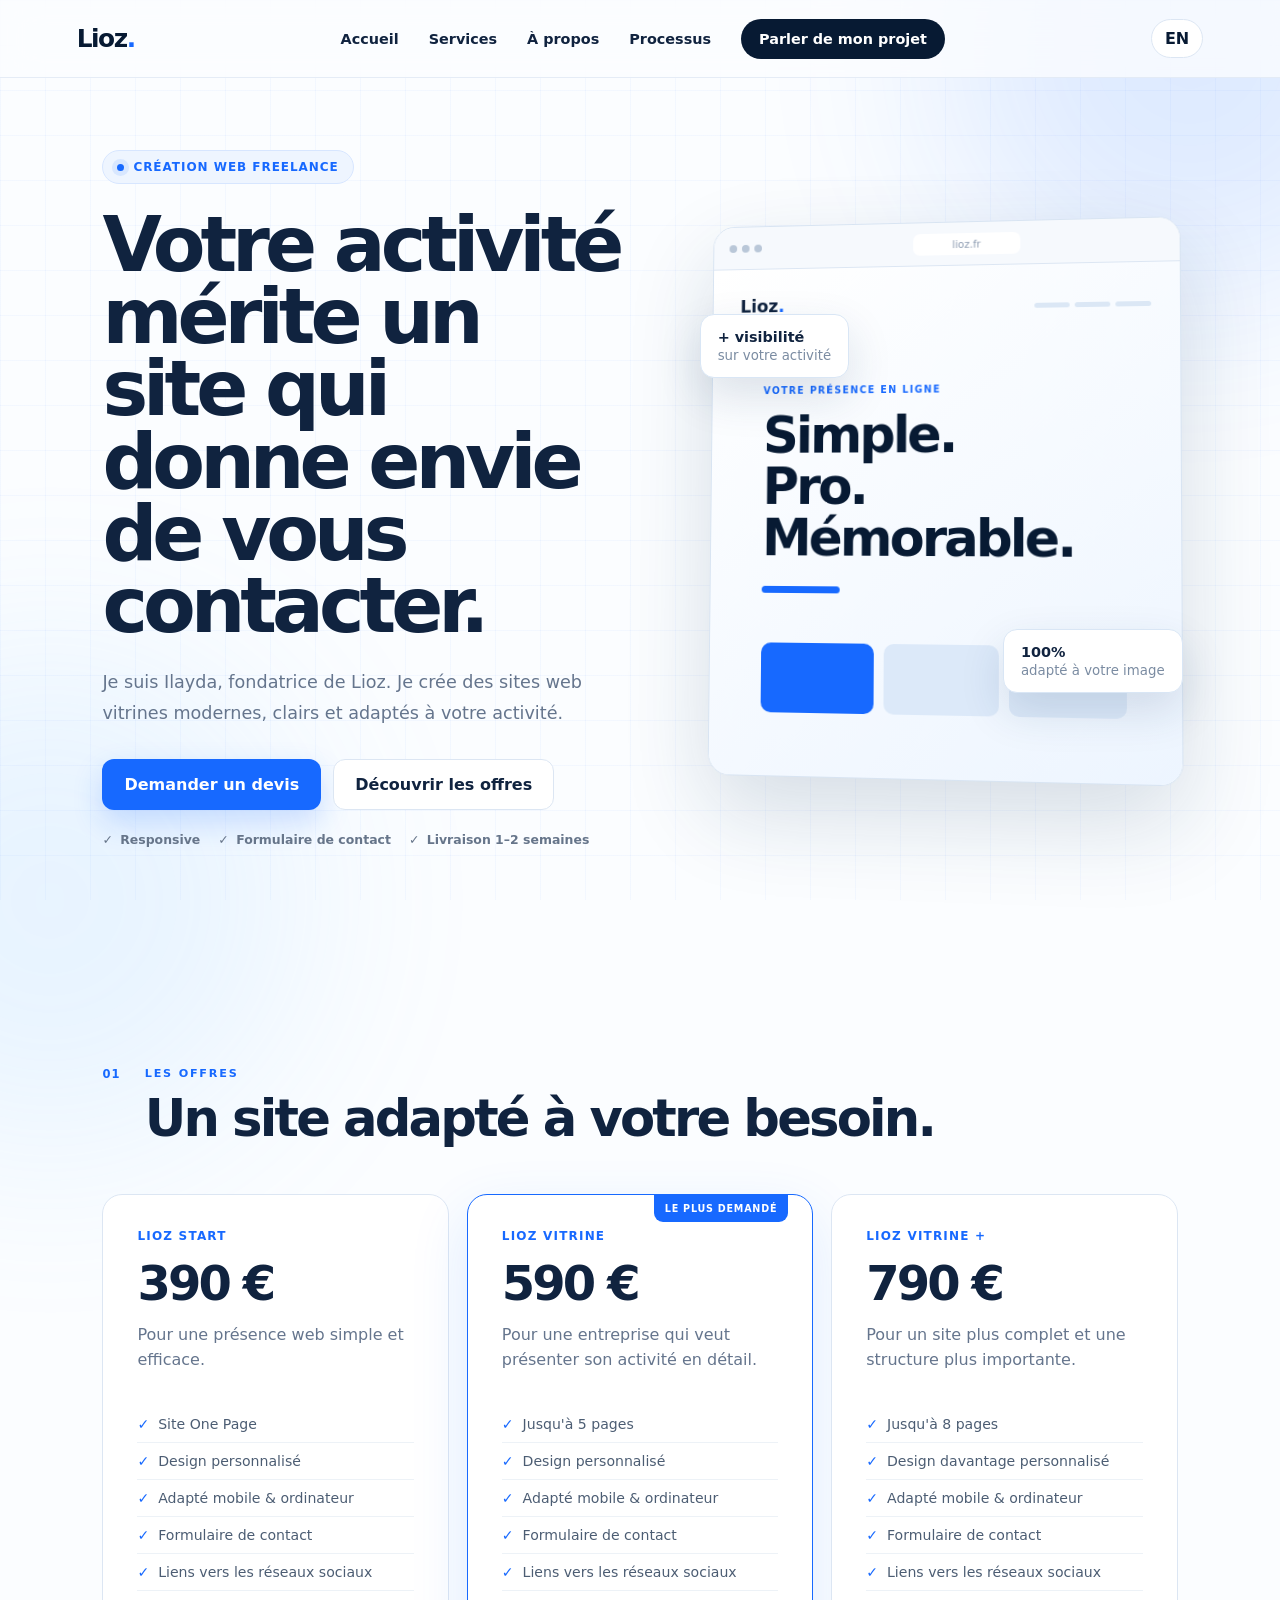
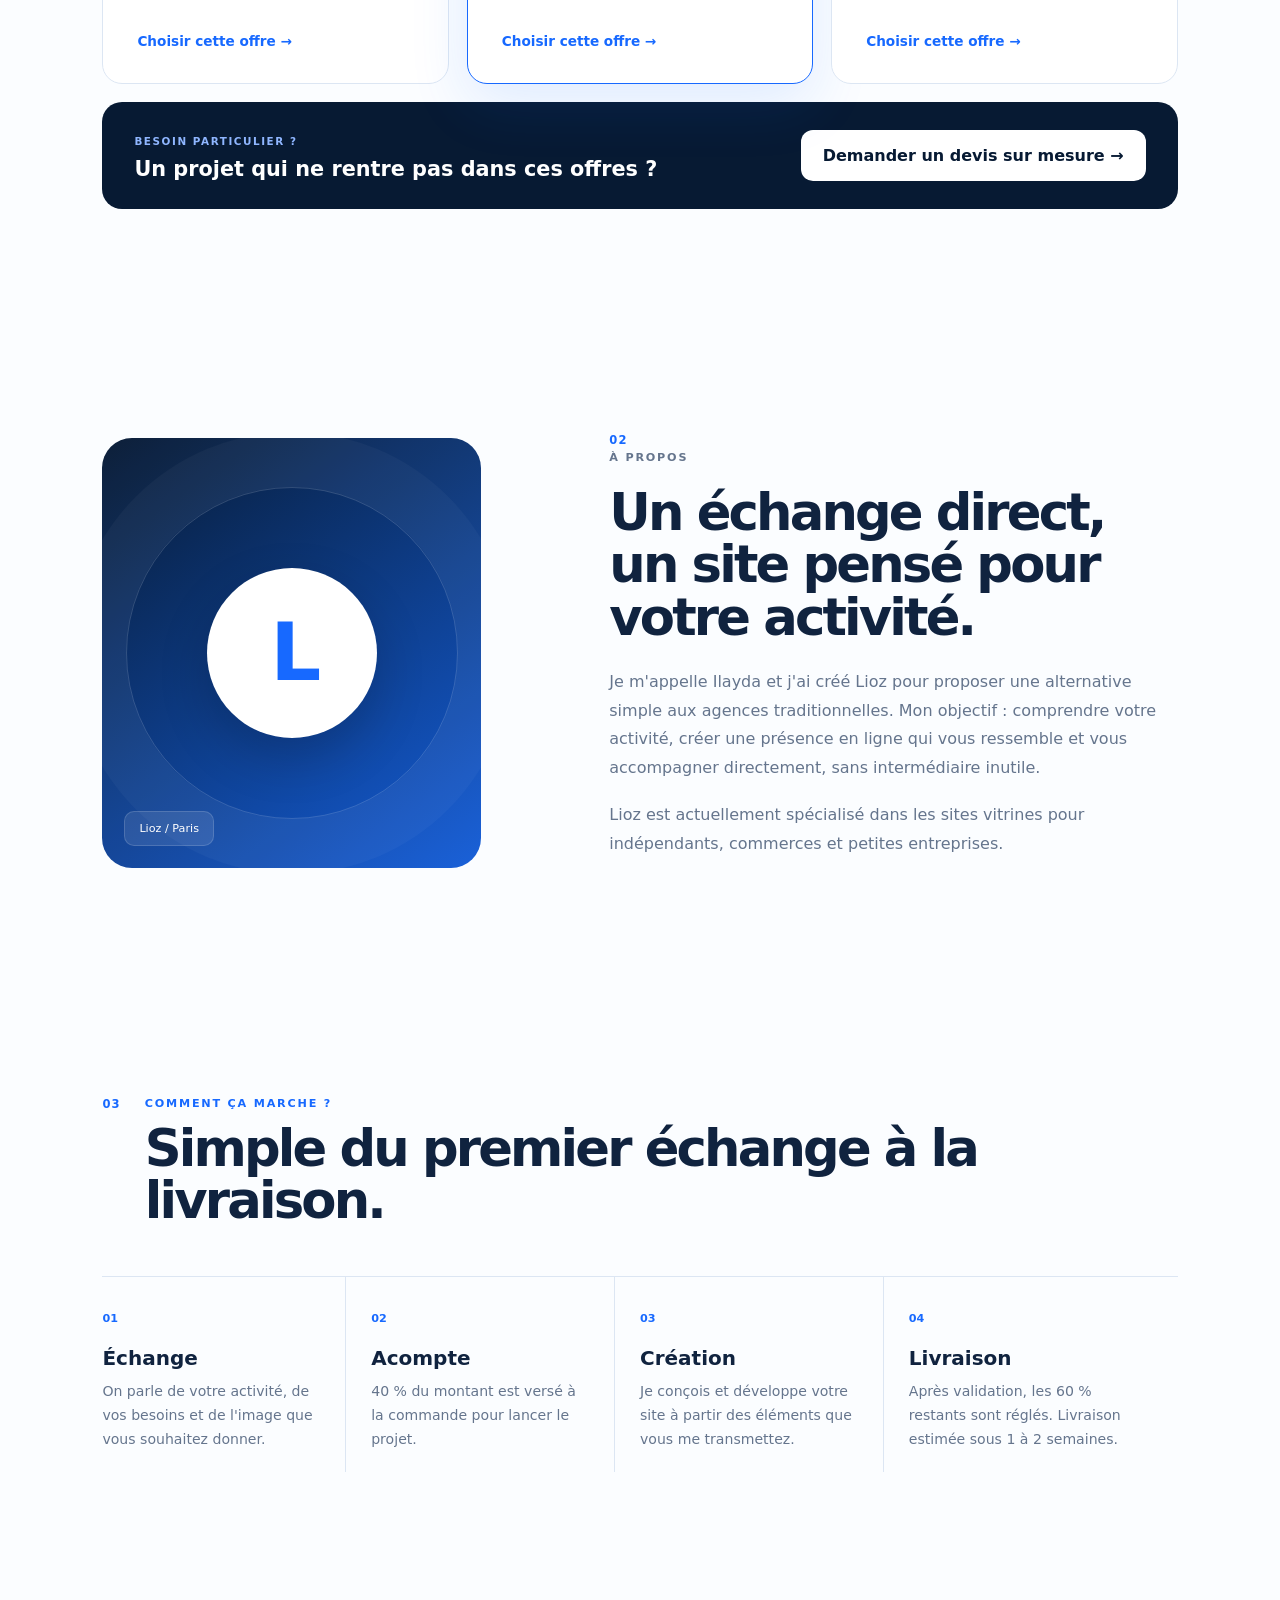
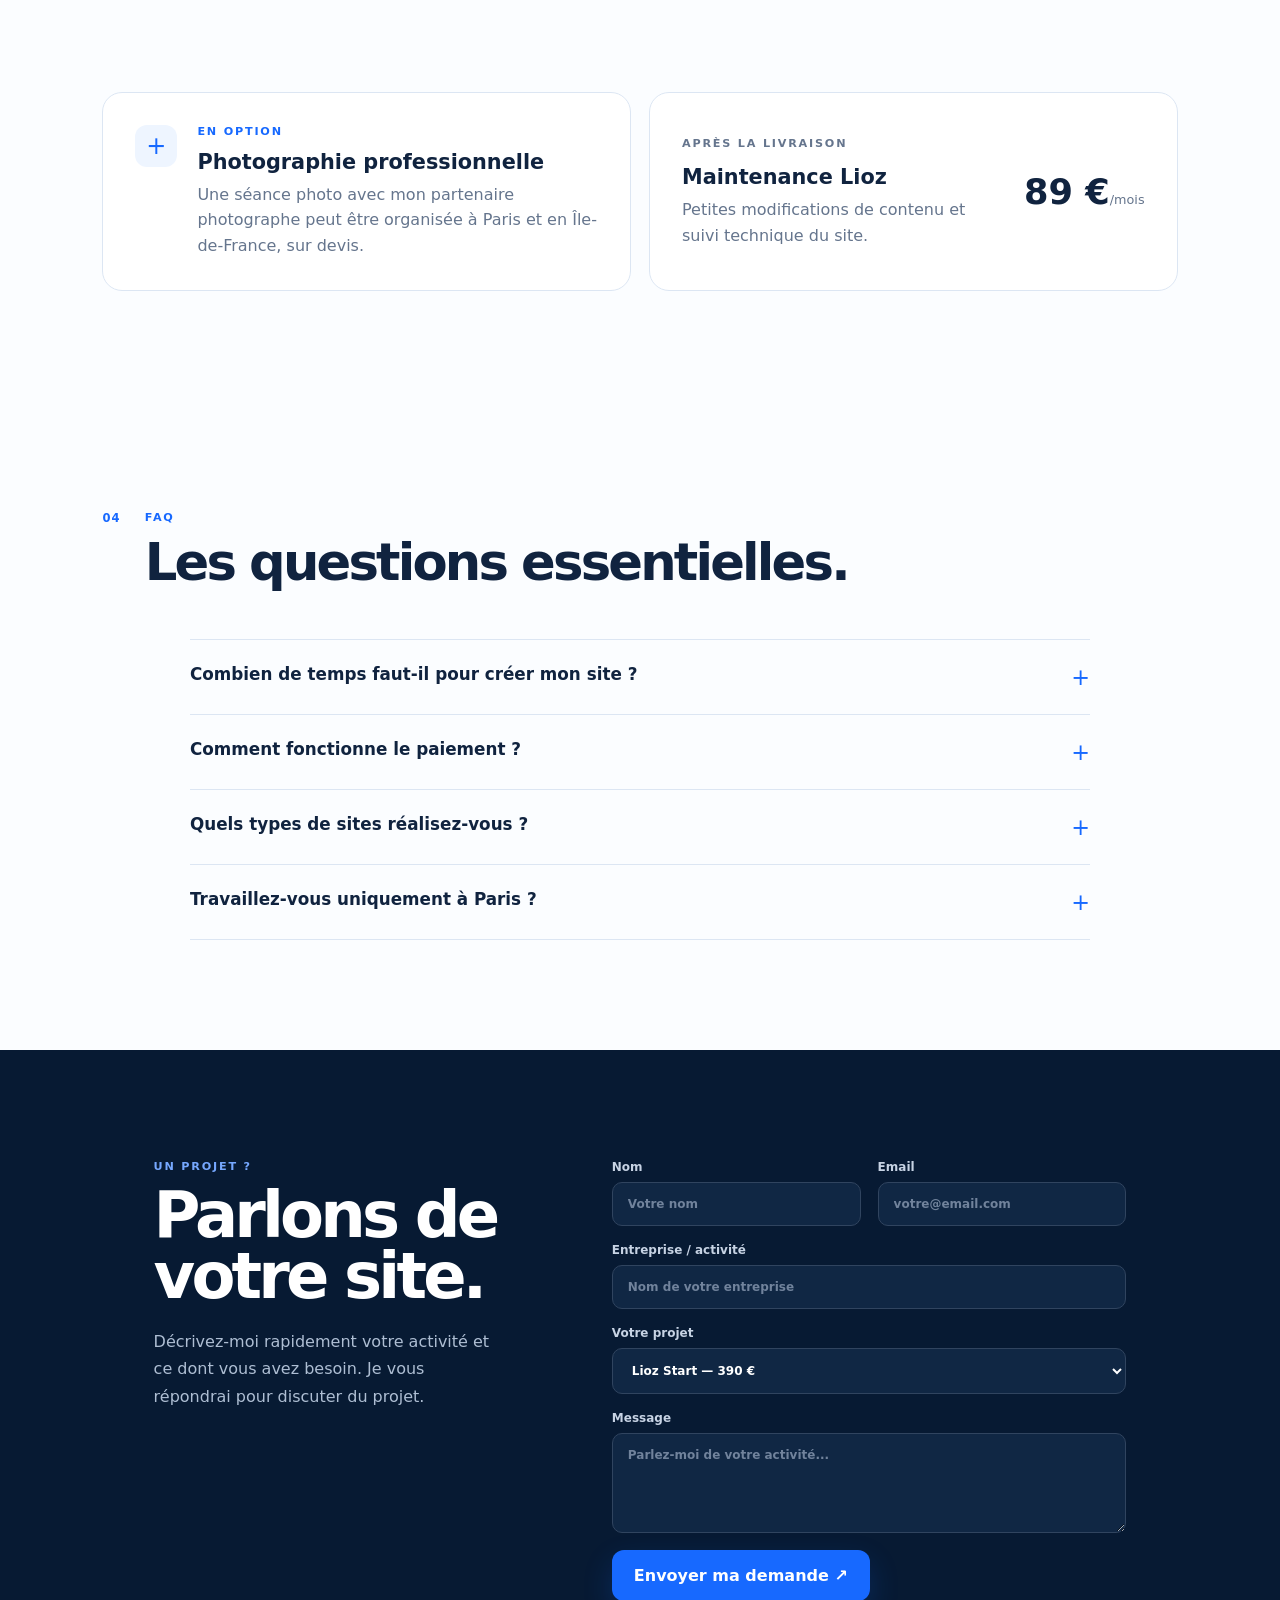
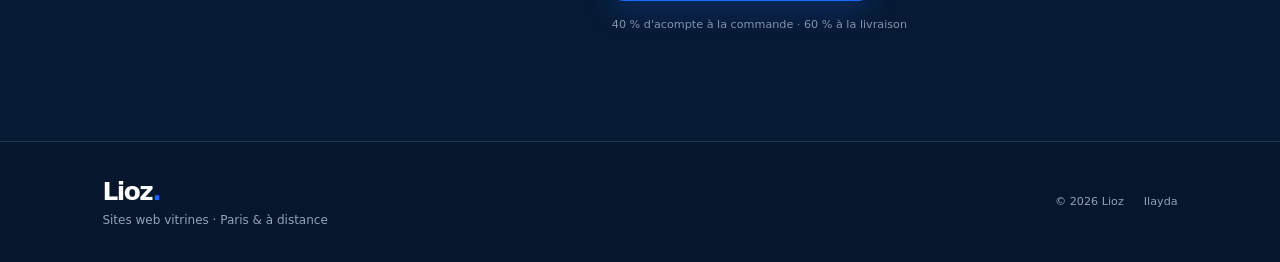
<file: index.html>
<!DOCTYPE html>
<html lang="fr">
<head>
  <meta charset="UTF-8">
  <meta name="viewport" content="width=device-width, initial-scale=1.0">
  <meta name="description" content="Lioz — Création de sites web vitrines modernes pour indépendants et petites entreprises.">
  <title>Lioz — Sites web vitrines</title>
  <link rel="stylesheet" href="style.css">
</head>
<body>
  <div class="bg-grid"></div>
  <div class="glow glow-one"></div>
  <div class="glow glow-two"></div>

  <header class="header">
    <a href="#accueil" class="logo">Lioz<span>.</span></a>

    <nav class="nav" id="nav">
      <a href="#accueil" data-fr="Accueil" data-en="Home">Accueil</a>
      <a href="#services" data-fr="Services" data-en="Services">Services</a>
      <a href="#apropos" data-fr="À propos" data-en="About">À propos</a>
      <a href="#processus" data-fr="Processus" data-en="Process" >Processus</a>
      <a href="#contact" class="nav-cta" data-fr="Parler de mon projet" data-en="Let's talk">Parler de mon projet</a>
    </nav>

    <div class="header-actions">
      <button class="lang-btn" id="langBtn" aria-label="Changer de langue">EN</button>
      <button class="menu-btn" id="menuBtn" aria-label="Ouvrir le menu">☰</button>
    </div>
  </header>

  <main>
    <section class="hero section" id="accueil">
      <div class="hero-content reveal">
        <div class="eyebrow">
          <span class="dot"></span>
          <span data-fr="Création web freelance" data-en="Freelance web design">Création web freelance</span>
        </div>

        <h1 data-fr="Votre activité mérite un site qui donne envie de vous contacter."
            data-en="Your business deserves a website people want to contact you.">
          Votre activité mérite un site qui donne envie de vous contacter.
        </h1>

        <p class="hero-text"
           data-fr="Je suis Ilayda, fondatrice de Lioz. Je crée des sites web vitrines modernes, clairs et adaptés à votre activité."
           data-en="I'm Ilayda, founder of Lioz. I create modern, clear showcase websites tailored to your business.">
          Je suis Ilayda, fondatrice de Lioz. Je crée des sites web vitrines modernes, clairs et adaptés à votre activité.
        </p>

        <div class="hero-buttons">
          <a href="#contact" class="btn btn-primary" data-fr="Demander un devis" data-en="Request a quote">Demander un devis <span>↗</span></a>
          <a href="#services" class="btn btn-secondary" data-fr="Découvrir les offres" data-en="See the offers">Découvrir les offres</a>
        </div>

        <div class="trust-row">
          <span>✓ <span data-fr="Responsive" data-en="Responsive">Responsive</span></span>
          <span>✓ <span data-fr="Formulaire de contact" data-en="Contact form">Formulaire de contact</span></span>
          <span>✓ <span data-fr="Livraison 1–2 semaines" data-en="1–2 week delivery">Livraison 1–2 semaines</span></span>
        </div>
      </div>

      <div class="hero-visual reveal delay">
        <div class="browser">
          <div class="browser-top">
            <div class="browser-dots"><i></i><i></i><i></i></div>
            <div class="browser-url">lioz.fr</div>
          </div>
          <div class="browser-body">
            <div class="mock-nav">
              <strong>Lioz<span>.</span></strong>
              <div><b></b><b></b><b></b></div>
            </div>
            <div class="mock-content">
              <small data-fr="VOTRE PRÉSENCE EN LIGNE" data-en="YOUR ONLINE PRESENCE">VOTRE PRÉSENCE EN LIGNE</small>
              <h2 data-fr="Simple.<br>Pro.<br>Mémorable." data-en="Simple.<br>Professional.<br>Memorable.">Simple.<br>Pro.<br>Mémorable.</h2>
              <div class="mock-line"></div>
              <div class="mock-cards"><span></span><span></span><span></span></div>
            </div>
          </div>
        </div>
        <div class="floating-card card-one"><strong>+ visibilité</strong><small>sur votre activité</small></div>
        <div class="floating-card card-two"><strong>100%</strong><small>adapté à votre image</small></div>
      </div>
    </section>

    <section class="section services" id="services">
      <div class="section-heading reveal">
        <span class="section-number">01</span>
        <div>
          <p class="mini-title" data-fr="LES OFFRES" data-en="OFFERS">LES OFFRES</p>
          <h2 data-fr="Un site adapté à votre besoin." data-en="A website adapted to your needs.">Un site adapté à votre besoin.</h2>
        </div>
      </div>

      <div class="pricing-grid">
        <article class="price-card reveal">
          <span class="price-label">Lioz Start</span>
          <h3>390 €</h3>
          <p data-fr="Pour une présence web simple et efficace." data-en="For a simple and effective online presence.">Pour une présence web simple et efficace.</p>
          <ul>
            <li data-fr="Site One Page" data-en="One-page website">Site One Page</li>
            <li data-fr="Design personnalisé" data-en="Custom design">Design personnalisé</li>
            <li data-fr="Adapté mobile & ordinateur" data-en="Mobile & desktop responsive">Adapté mobile & ordinateur</li>
            <li data-fr="Formulaire de contact" data-en="Contact form">Formulaire de contact</li>
            <li data-fr="Liens vers les réseaux sociaux" data-en="Social media links">Liens vers les réseaux sociaux</li>
          </ul>
          <a href="#contact" class="card-link" data-fr="Choisir cette offre →" data-en="Choose this offer →">Choisir cette offre →</a>
        </article>

        <article class="price-card featured reveal">
          <div class="popular" data-fr="LE PLUS DEMANDÉ" data-en="MOST POPULAR">LE PLUS DEMANDÉ</div>
          <span class="price-label">Lioz Vitrine</span>
          <h3>590 €</h3>
          <p data-fr="Pour une entreprise qui veut présenter son activité en détail." data-en="For a business that wants to present its activity in detail.">Pour une entreprise qui veut présenter son activité en détail.</p>
          <ul>
            <li data-fr="Jusqu'à 5 pages" data-en="Up to 5 pages">Jusqu'à 5 pages</li>
            <li data-fr="Design personnalisé" data-en="Custom design">Design personnalisé</li>
            <li data-fr="Adapté mobile & ordinateur" data-en="Mobile & desktop responsive">Adapté mobile & ordinateur</li>
            <li data-fr="Formulaire de contact" data-en="Contact form">Formulaire de contact</li>
            <li data-fr="Liens vers les réseaux sociaux" data-en="Social media links">Liens vers les réseaux sociaux</li>
          </ul>
          <a href="#contact" class="card-link" data-fr="Choisir cette offre →" data-en="Choose this offer →">Choisir cette offre →</a>
        </article>

        <article class="price-card reveal">
          <span class="price-label">Lioz Vitrine +</span>
          <h3>790 €</h3>
          <p data-fr="Pour un site plus complet et une structure plus importante." data-en="For a larger and more complete website.">Pour un site plus complet et une structure plus importante.</p>
          <ul>
            <li data-fr="Jusqu'à 8 pages" data-en="Up to 8 pages">Jusqu'à 8 pages</li>
            <li data-fr="Design davantage personnalisé" data-en="More customized design">Design davantage personnalisé</li>
            <li data-fr="Adapté mobile & ordinateur" data-en="Mobile & desktop responsive">Adapté mobile & ordinateur</li>
            <li data-fr="Formulaire de contact" data-en="Contact form">Formulaire de contact</li>
            <li data-fr="Liens vers les réseaux sociaux" data-en="Social media links">Liens vers les réseaux sociaux</li>
          </ul>
          <a href="#contact" class="card-link" data-fr="Choisir cette offre →" data-en="Choose this offer →">Choisir cette offre →</a>
        </article>
      </div>

      <div class="custom-offer reveal">
        <div>
          <span data-fr="BESOIN PARTICULIER ?" data-en="SPECIAL REQUEST?">BESOIN PARTICULIER ?</span>
          <h3 data-fr="Un projet qui ne rentre pas dans ces offres ?" data-en="A project that doesn't fit these offers?">Un projet qui ne rentre pas dans ces offres ?</h3>
        </div>
        <a href="#contact" class="btn btn-light" data-fr="Demander un devis sur mesure →" data-en="Request a custom quote →">Demander un devis sur mesure →</a>
      </div>
    </section>

    <section class="section about" id="apropos">
      <div class="about-visual reveal">
        <div class="about-circle"><span>L</span></div>
        <div class="about-tag">Lioz / Paris</div>
      </div>
      <div class="about-content reveal">
        <span class="section-number">02</span>
        <p class="mini-title" data-fr="À PROPOS" data-en="ABOUT">À PROPOS</p>
        <h2 data-fr="Un échange direct, un site pensé pour votre activité." data-en="A direct exchange, a website designed for your business.">Un échange direct, un site pensé pour votre activité.</h2>
        <p data-fr="Je m'appelle Ilayda et j'ai créé Lioz pour proposer une alternative simple aux agences traditionnelles. Mon objectif : comprendre votre activité, créer une présence en ligne qui vous ressemble et vous accompagner directement, sans intermédiaire inutile."
           data-en="My name is Ilayda and I created Lioz as a simple alternative to traditional agencies. My goal: understand your business, create an online presence that reflects you and work with you directly, without unnecessary intermediaries.">
          Je m'appelle Ilayda et j'ai créé Lioz pour proposer une alternative simple aux agences traditionnelles. Mon objectif : comprendre votre activité, créer une présence en ligne qui vous ressemble et vous accompagner directement, sans intermédiaire inutile.
        </p>
        <p data-fr="Lioz est actuellement spécialisé dans les sites vitrines pour indépendants, commerces et petites entreprises."
           data-en="Lioz currently specializes in showcase websites for freelancers, local businesses and small companies.">
          Lioz est actuellement spécialisé dans les sites vitrines pour indépendants, commerces et petites entreprises.
        </p>
      </div>
    </section>

    <section class="section process" id="processus">
      <div class="section-heading reveal">
        <span class="section-number">03</span>
        <div>
          <p class="mini-title" data-fr="COMMENT ÇA MARCHE ?" data-en="HOW IT WORKS">COMMENT ÇA MARCHE ?</p>
          <h2 data-fr="Simple du premier échange à la livraison." data-en="Simple from first contact to delivery.">Simple du premier échange à la livraison.</h2>
        </div>
      </div>

      <div class="steps">
        <div class="step reveal"><span>01</span><h3 data-fr="Échange" data-en="Discussion">Échange</h3><p data-fr="On parle de votre activité, de vos besoins et de l'image que vous souhaitez donner." data-en="We discuss your business, your needs and the image you want to project.">On parle de votre activité, de vos besoins et de l'image que vous souhaitez donner.</p></div>
        <div class="step reveal"><span>02</span><h3 data-fr="Acompte" data-en="Deposit">Acompte</h3><p data-fr="40 % du montant est versé à la commande pour lancer le projet." data-en="40% of the total is paid upfront to start the project.">40 % du montant est versé à la commande pour lancer le projet.</p></div>
        <div class="step reveal"><span>03</span><h3 data-fr="Création" data-en="Creation">Création</h3><p data-fr="Je conçois et développe votre site à partir des éléments que vous me transmettez." data-en="I design and develop your website using the content you provide.">Je conçois et développe votre site à partir des éléments que vous me transmettez.</p></div>
        <div class="step reveal"><span>04</span><h3 data-fr="Livraison" data-en="Delivery">Livraison</h3><p data-fr="Après validation, les 60 % restants sont réglés. Livraison estimée sous 1 à 2 semaines." data-en="After approval, the remaining 60% is paid. Estimated delivery within 1 to 2 weeks.">Après validation, les 60 % restants sont réglés. Livraison estimée sous 1 à 2 semaines.</p></div>
      </div>
    </section>

    <section class="section extras">
      <div class="info-box reveal">
        <div class="info-icon">+</div>
        <div>
          <p class="mini-title" data-fr="EN OPTION" data-en="OPTIONAL">EN OPTION</p>
          <h3 data-fr="Photographie professionnelle" data-en="Professional photography">Photographie professionnelle</h3>
          <p data-fr="Une séance photo avec mon partenaire photographe peut être organisée à Paris et en Île-de-France, sur devis."
             data-en="A photo session with my photographer partner can be arranged in Paris and Île-de-France, upon quote.">
            Une séance photo avec mon partenaire photographe peut être organisée à Paris et en Île-de-France, sur devis.
          </p>
        </div>
      </div>

      <div class="maintenance reveal">
        <div>
          <p class="mini-title" data-fr="APRÈS LA LIVRAISON" data-en="AFTER DELIVERY">APRÈS LA LIVRAISON</p>
          <h3 data-fr="Maintenance Lioz" data-en="Lioz maintenance">Maintenance Lioz</h3>
          <p data-fr="Petites modifications de contenu et suivi technique du site." data-en="Small content updates and technical website follow-up.">Petites modifications de contenu et suivi technique du site.</p>
        </div>
        <strong>89 €<small>/mois</small></strong>
      </div>
    </section>

    <section class="section faq">
      <div class="section-heading reveal">
        <span class="section-number">04</span>
        <div>
          <p class="mini-title">FAQ</p>
          <h2 data-fr="Les questions essentielles." data-en="The essential questions.">Les questions essentielles.</h2>
        </div>
      </div>

      <div class="faq-list">
        <details class="reveal">
          <summary data-fr="Combien de temps faut-il pour créer mon site ?" data-en="How long does it take to create my website?">Combien de temps faut-il pour créer mon site ?</summary>
          <p data-fr="La livraison est généralement prévue sous 1 à 2 semaines, à partir du moment où l'acompte est reçu et où tous les contenus nécessaires sont disponibles."
             data-en="Delivery is generally planned within 1 to 2 weeks once the deposit is received and all required content is available.">La livraison est généralement prévue sous 1 à 2 semaines, à partir du moment où l'acompte est reçu et où tous les contenus nécessaires sont disponibles.</p>
        </details>
        <details class="reveal">
          <summary data-fr="Comment fonctionne le paiement ?" data-en="How does payment work?">Comment fonctionne le paiement ?</summary>
          <p data-fr="40 % sont demandés à la commande pour commencer le projet. Les 60 % restants sont réglés à la livraison, après validation du site."
             data-en="40% is paid when the project starts. The remaining 60% is paid at delivery, after the website has been approved.">40 % sont demandés à la commande pour commencer le projet. Les 60 % restants sont réglés à la livraison, après validation du site.</p>
        </details>
        <details class="reveal">
          <summary data-fr="Quels types de sites réalisez-vous ?" data-en="What types of websites do you create?">Quels types de sites réalisez-vous ?</summary>
          <p data-fr="Lioz est spécialisé dans les sites vitrines : des sites qui présentent une activité, une entreprise, un commerce ou un indépendant et permettent aux visiteurs de prendre contact."
             data-en="Lioz specializes in showcase websites: websites that present a business, company, local shop or freelancer and allow visitors to get in touch.">Lioz est spécialisé dans les sites vitrines : des sites qui présentent une activité, une entreprise, un commerce ou un indépendant et permettent aux visiteurs de prendre contact.</p>
        </details>
        <details class="reveal">
          <summary data-fr="Travaillez-vous uniquement à Paris ?" data-en="Do you only work in Paris?">Travaillez-vous uniquement à Paris ?</summary>
          <p data-fr="Non. Les projets web peuvent être réalisés à distance partout. Les rendez-vous physiques et séances photo sont proposés à Paris et en Île-de-France."
             data-en="No. Web projects can be handled remotely anywhere. In-person meetings and photo sessions are available in Paris and Île-de-France.">Non. Les projets web peuvent être réalisés à distance partout. Les rendez-vous physiques et séances photo sont proposés à Paris et en Île-de-France.</p>
        </details>
      </div>
    </section>

    <section class="section contact" id="contact">
      <div class="contact-heading reveal">
        <p class="mini-title" data-fr="UN PROJET ?" data-en="A PROJECT?">UN PROJET ?</p>
        <h2 data-fr="Parlons de votre site." data-en="Let's talk about your website.">Parlons de votre site.</h2>
        <p data-fr="Décrivez-moi rapidement votre activité et ce dont vous avez besoin. Je vous répondrai pour discuter du projet."
           data-en="Tell me briefly about your business and what you need. I'll get back to you to discuss the project.">
          Décrivez-moi rapidement votre activité et ce dont vous avez besoin. Je vous répondrai pour discuter du projet.
        </p>
      </div>

      <form class="contact-form reveal" name="contact" method="POST" data-netlify="true" netlify-honeypot="bot-field" action="/success.html">
        <input type="hidden" name="form-name" value="contact">
        <div hidden><label>Ne pas remplir : <input name="bot-field"></label></div>

        <div class="form-grid">
          <label>
            <span data-fr="Nom" data-en="Name">Nom</span>
            <input type="text" name="nom" required placeholder="Votre nom" data-placeholder-fr="Votre nom" data-placeholder-en="Your name">
          </label>
          <label>
            <span data-fr="Email" data-en="Email">Email</span>
            <input type="email" name="email" required placeholder="votre@email.com">
          </label>
        </div>

        <label>
          <span data-fr="Entreprise / activité" data-en="Business / activity">Entreprise / activité</span>
          <input type="text" name="entreprise" placeholder="Nom de votre entreprise" data-placeholder-fr="Nom de votre entreprise" data-placeholder-en="Your business name">
        </label>

        <label>
          <span data-fr="Votre projet" data-en="Your project">Votre projet</span>
          <select name="offre">
            <option value="start" data-fr="Lioz Start — 390 €" data-en="Lioz Start — €390">Lioz Start — 390 €</option>
            <option value="vitrine" data-fr="Lioz Vitrine — 590 €" data-en="Lioz Vitrine — €590">Lioz Vitrine — 590 €</option>
            <option value="vitrine-plus" data-fr="Lioz Vitrine + — 790 €" data-en="Lioz Vitrine + — €790">Lioz Vitrine + — 790 €</option>
            <option value="devis" data-fr="Je ne sais pas encore / devis sur mesure" data-en="I'm not sure yet / custom quote">Je ne sais pas encore / devis sur mesure</option>
          </select>
        </label>

        <label>
          <span data-fr="Message" data-en="Message">Message</span>
          <textarea name="message" rows="5" required placeholder="Parlez-moi de votre activité..." data-placeholder-fr="Parlez-moi de votre activité..." data-placeholder-en="Tell me about your business..."></textarea>
        </label>

        <button class="btn btn-primary submit" type="submit" data-fr="Envoyer ma demande ↗" data-en="Send my request ↗">Envoyer ma demande ↗</button>
        <p class="form-note" data-fr="40 % d'acompte à la commande · 60 % à la livraison" data-en="40% deposit when ordering · 60% at delivery">40 % d'acompte à la commande · 60 % à la livraison</p>
      </form>
    </section>
  </main>

  <footer class="footer">
    <div>
      <a href="#accueil" class="logo">Lioz<span>.</span></a>
      <p data-fr="Sites web vitrines · Paris & à distance" data-en="Showcase websites · Paris & remote">Sites web vitrines · Paris & à distance</p>
    </div>
    <div class="footer-right">
      <span>© <span id="year"></span> Lioz</span>
      <span>Ilayda</span>
    </div>
  </footer>

  <script src="script.js"></script>
</body>
</html>
</file>
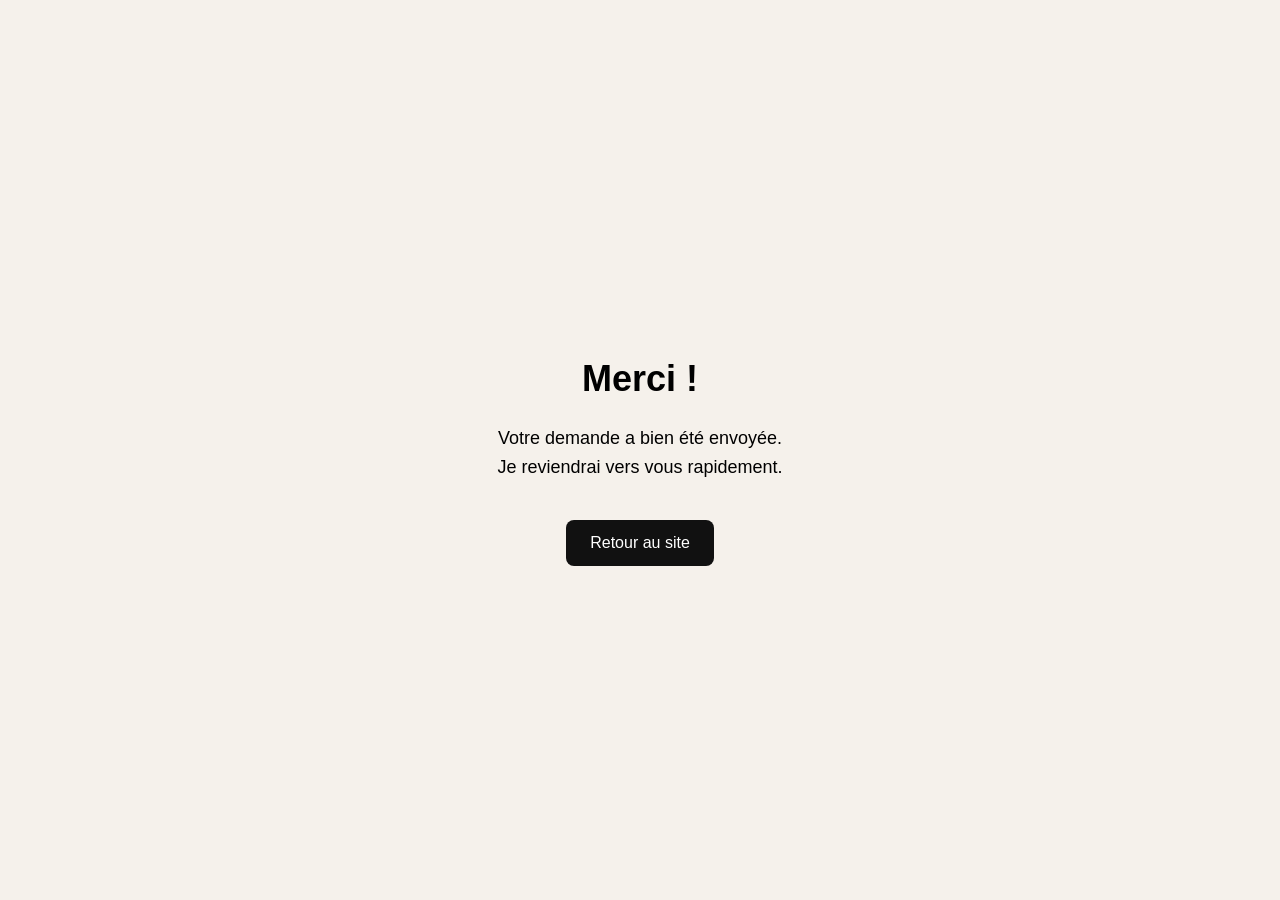
<file: success.html>
<!DOCTYPE html>
<html lang="fr">
<head>
  <meta charset="UTF-8">
  <meta name="viewport" content="width=device-width, initial-scale=1.0">
  <title>Demande envoyée — Lioz</title>
  <style>
    body {
      font-family: Arial, sans-serif;
      min-height: 100vh;
      display: flex;
      align-items: center;
      justify-content: center;
      text-align: center;
      margin: 0;
      background: #f5f1eb;
    }

    .box {
      max-width: 500px;
      padding: 40px;
    }

    h1 {
      font-size: 36px;
    }

    p {
      font-size: 18px;
      line-height: 1.6;
    }

    a {
      display: inline-block;
      margin-top: 20px;
      padding: 14px 24px;
      background: #111;
      color: white;
      text-decoration: none;
      border-radius: 8px;
    }
  </style>
</head>

<body>
  <div class="box">
    <h1>Merci !</h1>
    <p>
      Votre demande a bien été envoyée.<br>
      Je reviendrai vers vous rapidement.
    </p>

    <a href="/">Retour au site</a>
  </div>
</body>
</html>
</file>
<file: style.css>
*{box-sizing:border-box;margin:0;padding:0}
:root{--navy:#071a33;--blue:#1769ff;--blue2:#4b8cff;--ice:#eef5ff;--text:#10233f;--muted:#65758d;--white:#fff;--line:#dce6f3}
html{scroll-behavior:smooth}
body{font-family:Inter,ui-sans-serif,system-ui,-apple-system,BlinkMacSystemFont,"Segoe UI",sans-serif;color:var(--text);background:#fbfdff;overflow-x:hidden}
a{text-decoration:none;color:inherit}
button,input,textarea,select{font:inherit}
.bg-grid{position:fixed;inset:0;z-index:-3;background-image:linear-gradient(rgba(23,105,255,.035) 1px,transparent 1px),linear-gradient(90deg,rgba(23,105,255,.035) 1px,transparent 1px);background-size:45px 45px}
.glow{position:fixed;width:500px;height:500px;border-radius:50%;filter:blur(100px);opacity:.12;z-index:-2;pointer-events:none}
.glow-one{background:#1769ff;top:-200px;right:-160px}.glow-two{background:#63b3ff;bottom:-250px;left:-200px}
.header{position:fixed;top:0;left:0;right:0;height:78px;padding:0 6vw;display:flex;align-items:center;justify-content:space-between;background:rgba(251,253,255,.78);backdrop-filter:blur(18px);border-bottom:1px solid rgba(220,230,243,.7);z-index:20}
.logo{font-size:1.55rem;font-weight:900;letter-spacing:-.06em;color:var(--navy)}.logo span{color:var(--blue)}
.nav{display:flex;align-items:center;gap:30px;font-size:.9rem;font-weight:600}.nav a{transition:.25s}.nav a:hover{color:var(--blue)}
.nav-cta{padding:12px 18px;border-radius:100px;background:var(--navy);color:#fff!important}
.header-actions{display:flex;gap:10px;align-items:center}.lang-btn,.menu-btn{border:1px solid var(--line);background:#fff;border-radius:50px;padding:9px 13px;cursor:pointer;color:var(--navy);font-weight:700}.menu-btn{display:none;border-radius:10px;font-size:1.1rem}
.section{padding:110px 8vw;max-width:1400px;margin:auto}
.hero{min-height:100vh;padding-top:150px;display:grid;grid-template-columns:1fr .9fr;gap:6vw;align-items:center}
.eyebrow{display:inline-flex;gap:9px;align-items:center;background:var(--ice);border:1px solid #d7e6ff;border-radius:100px;padding:9px 14px;color:var(--blue);font-size:.75rem;font-weight:800;text-transform:uppercase;letter-spacing:.08em}
.dot{width:7px;height:7px;background:var(--blue);border-radius:50%;box-shadow:0 0 0 5px rgba(23,105,255,.1);animation:pulse 1.8s infinite}
@keyframes pulse{50%{box-shadow:0 0 0 9px rgba(23,105,255,0)}}
.hero h1{font-size:clamp(3rem,6vw,6.2rem);line-height:.94;letter-spacing:-.065em;max-width:800px;margin:25px 0}
.hero-text{font-size:1.1rem;line-height:1.75;color:var(--muted);max-width:610px}
.hero-buttons{display:flex;gap:12px;margin:30px 0 22px;flex-wrap:wrap}
.btn{display:inline-flex;align-items:center;justify-content:center;gap:12px;border-radius:12px;padding:15px 21px;font-weight:800;border:1px solid transparent;transition:.25s;cursor:pointer}.btn-primary{background:var(--blue);color:#fff;box-shadow:0 12px 30px rgba(23,105,255,.2)}.btn-primary:hover{transform:translateY(-3px);box-shadow:0 18px 35px rgba(23,105,255,.28)}.btn-secondary{background:#fff;border-color:var(--line)}.btn-secondary:hover{border-color:#aac8f8}.btn-light{background:#fff;color:var(--navy)}
.trust-row{display:flex;gap:18px;flex-wrap:wrap;color:#66758a;font-size:.78rem;font-weight:650}.trust-row span span{margin-left:3px}.trust-row>span{white-space:nowrap}
.hero-visual{position:relative;min-height:500px;display:flex;align-items:center;justify-content:center}
.browser{width:min(100%,560px);border-radius:22px;background:#fff;border:1px solid #d8e4f2;box-shadow:0 35px 90px rgba(19,55,96,.16);overflow:hidden;transform:perspective(1000px) rotateY(-5deg) rotateX(2deg);animation:float 6s ease-in-out infinite}
@keyframes float{50%{transform:perspective(1000px) rotateY(-3deg) rotateX(1deg) translateY(-12px)}}
.browser-top{height:44px;background:#f6f9fd;border-bottom:1px solid var(--line);display:flex;align-items:center;padding:0 16px;gap:15px}.browser-dots{display:flex;gap:5px}.browser-dots i{width:8px;height:8px;border-radius:50%;background:#b9c7d8}.browser-url{font-size:.65rem;color:#8b9ab0;margin:auto;background:#fff;padding:5px 40px;border-radius:7px}
.browser-body{padding:28px;background:linear-gradient(145deg,#fff,#edf5ff)}.mock-nav{display:flex;justify-content:space-between;align-items:center}.mock-nav strong{font-size:1.1rem}.mock-nav strong span{color:var(--blue)}.mock-nav b{display:inline-block;width:35px;height:5px;background:#dbe7f5;border-radius:10px;margin-left:5px}
.mock-content{padding:65px 25px 35px}.mock-content small{font-size:.6rem;color:var(--blue);font-weight:900;letter-spacing:.15em}.mock-content h2{font-size:3.5rem;line-height:.9;letter-spacing:-.06em;margin:12px 0 22px;color:var(--navy)}.mock-line{height:7px;width:80px;background:var(--blue);border-radius:10px}.mock-cards{display:flex;gap:10px;margin-top:50px}.mock-cards span{height:70px;flex:1;border-radius:10px;background:#dce9f9}.mock-cards span:first-child{background:#1769ff}
.floating-card{position:absolute;background:#fff;border:1px solid #d9e6f5;box-shadow:0 18px 45px rgba(19,55,96,.14);padding:14px 17px;border-radius:14px;display:flex;flex-direction:column;animation:floatCard 5s ease-in-out infinite}.floating-card strong{font-size:.9rem}.floating-card small{color:#7b8ca2;margin-top:3px}.card-one{left:-5px;top:95px}.card-two{right:-5px;bottom:85px;animation-delay:1.2s}@keyframes floatCard{50%{transform:translateY(-10px)}}
.section-heading{display:flex;gap:24px;align-items:flex-start;margin-bottom:50px}.section-number{font-size:.72rem;font-weight:900;color:var(--blue);letter-spacing:.1em}.mini-title{font-size:.7rem;font-weight:900;letter-spacing:.16em;color:var(--blue);margin-bottom:12px}.section h2{font-size:clamp(2rem,4vw,3.7rem);letter-spacing:-.055em;line-height:1.02}
.pricing-grid{display:grid;grid-template-columns:repeat(3,1fr);gap:18px}.price-card{position:relative;background:#fff;border:1px solid var(--line);border-radius:20px;padding:34px;min-height:490px;display:flex;flex-direction:column;transition:.3s}.price-card:hover{transform:translateY(-7px);box-shadow:0 25px 60px rgba(19,55,96,.1)}.price-card.featured{border:1.5px solid var(--blue);box-shadow:0 20px 60px rgba(23,105,255,.12)}.popular{position:absolute;top:0;right:24px;background:var(--blue);color:#fff;padding:8px 11px;border-radius:0 0 9px 9px;font-size:.6rem;font-weight:900;letter-spacing:.08em}.price-label{font-size:.75rem;font-weight:900;color:var(--blue);text-transform:uppercase;letter-spacing:.1em}.price-card h3{font-size:3rem;letter-spacing:-.06em;margin:12px 0}.price-card>p{color:var(--muted);line-height:1.55;min-height:55px}.price-card ul{list-style:none;margin:28px 0}.price-card li{padding:10px 0;border-bottom:1px solid #edf2f7;color:#4c5d73;font-size:.88rem}.price-card li:before{content:"✓";color:var(--blue);font-weight:900;margin-right:9px}.card-link{margin-top:auto;color:var(--blue);font-weight:800;font-size:.85rem}
.custom-offer{margin-top:18px;padding:28px 32px;border-radius:20px;background:var(--navy);color:#fff;display:flex;align-items:center;justify-content:space-between;gap:20px}.custom-offer span{font-size:.65rem;color:#8fb6ff;font-weight:900;letter-spacing:.15em}.custom-offer h3{margin-top:8px;font-size:1.3rem}.about{display:grid;grid-template-columns:.8fr 1.2fr;gap:10vw;align-items:center}.about-visual{height:430px;border-radius:30px;background:linear-gradient(145deg,#071a33,#145dd8);display:grid;place-items:center;position:relative;overflow:hidden}.about-visual:after{content:"";position:absolute;width:330px;height:330px;border:1px solid rgba(255,255,255,.16);border-radius:50%;box-shadow:0 0 0 55px rgba(255,255,255,.03),0 0 0 110px rgba(255,255,255,.025)}.about-circle{width:170px;height:170px;border-radius:50%;background:#fff;display:grid;place-items:center;position:relative;z-index:2;box-shadow:0 20px 50px rgba(0,0,0,.18)}.about-circle span{font-size:5rem;font-weight:900;color:var(--blue);letter-spacing:-.1em}.about-tag{position:absolute;bottom:22px;left:22px;background:rgba(255,255,255,.1);border:1px solid rgba(255,255,255,.15);color:#fff;padding:10px 14px;border-radius:10px;font-size:.7rem;z-index:3}.about-content h2{margin-bottom:25px}.about-content p{color:var(--muted);line-height:1.8;margin-bottom:18px;max-width:650px}
.steps{display:grid;grid-template-columns:repeat(4,1fr);border-top:1px solid var(--line)}.step{padding:30px 25px 20px 0;border-right:1px solid var(--line);margin-right:25px}.step:last-child{border-right:0}.step span{color:var(--blue);font-weight:900;font-size:.7rem}.step h3{margin:20px 0 10px;font-size:1.25rem}.step p{color:var(--muted);line-height:1.7;font-size:.88rem}
.extras{display:grid;grid-template-columns:1fr 1fr;gap:18px}.info-box,.maintenance{padding:32px;border:1px solid var(--line);border-radius:20px;background:#fff;display:flex;gap:20px;align-items:flex-start}.info-icon{width:42px;height:42px;border-radius:12px;background:var(--ice);color:var(--blue);display:grid;place-items:center;font-size:1.5rem;font-weight:300;flex:none}.info-box h3,.maintenance h3{font-size:1.3rem;margin-bottom:8px}.info-box p:last-child,.maintenance p{color:var(--muted);line-height:1.6}.maintenance{justify-content:space-between;align-items:center}.maintenance>strong{font-size:2.2rem;white-space:nowrap}.maintenance small{font-size:.8rem;color:var(--muted);font-weight:500}
.faq-list{max-width:900px;margin:auto}.faq-list details{border-top:1px solid var(--line);padding:24px 0}.faq-list details:last-child{border-bottom:1px solid var(--line)}summary{list-style:none;cursor:pointer;font-weight:750;font-size:1.05rem;display:flex;justify-content:space-between;gap:20px}summary::-webkit-details-marker{display:none}summary:after{content:"+";color:var(--blue);font-size:1.4rem;font-weight:400}.faq-list details[open] summary:after{content:"−"}.faq-list details p{color:var(--muted);line-height:1.75;max-width:800px;margin-top:15px}
.contact{display:grid;grid-template-columns:.8fr 1.2fr;gap:9vw;background:var(--navy);color:#fff;max-width:none;padding-left:12vw;padding-right:12vw}.contact-heading h2{font-size:clamp(2.8rem,5vw,5rem);line-height:.95;letter-spacing:-.06em;margin:10px 0 22px}.contact-heading>p:last-child{color:#aebed3;line-height:1.7;max-width:420px}.contact .mini-title{color:#76a8ff}
.contact-form{display:flex;flex-direction:column;gap:17px}.form-grid{display:grid;grid-template-columns:1fr 1fr;gap:17px}.contact-form label{display:flex;flex-direction:column;gap:8px;font-size:.75rem;font-weight:800;color:#c7d3e4}.contact-form input,.contact-form textarea,.contact-form select{width:100%;border:1px solid #30445f;background:#102744;color:#fff;border-radius:10px;padding:14px 15px;outline:none}.contact-form input:focus,.contact-form textarea:focus,.contact-form select:focus{border-color:#70a4ff}.contact-form input::placeholder,.contact-form textarea::placeholder{color:#71839c}.submit{align-self:flex-start}.form-note{font-size:.7rem;color:#8294ac}
.footer{padding:35px 8vw;display:flex;justify-content:space-between;gap:20px;align-items:center;background:#06172d;color:#91a3ba;border-top:1px solid #203754}.footer .logo{color:#fff}.footer p{font-size:.75rem;margin-top:7px}.footer-right{display:flex;gap:20px;font-size:.7rem}
.reveal{opacity:0;transform:translateY(24px);transition:opacity .7s ease,transform .7s ease}.reveal.visible{opacity:1;transform:none}.delay{transition-delay:.15s}
@media(max-width:1000px){.nav{gap:15px}.hero{grid-template-columns:1fr}.hero-visual{min-height:430px}.pricing-grid{grid-template-columns:1fr}.price-card{min-height:auto}.about,.contact{grid-template-columns:1fr}.steps{grid-template-columns:1fr 1fr}.extras{grid-template-columns:1fr}}
@media(max-width:760px){.header{padding:0 5vw}.menu-btn{display:block}.nav{position:absolute;top:78px;left:0;right:0;display:none;flex-direction:column;align-items:stretch;padding:20px 5vw;background:rgba(251,253,255,.97);border-bottom:1px solid var(--line)}.nav.open{display:flex}.nav-cta{text-align:center}.section{padding:80px 6vw}.hero{padding-top:125px}.hero h1{font-size:3.15rem}.hero-visual{min-height:350px}.browser{transform:none}.floating-card{display:none}.mock-content{padding-top:45px}.mock-content h2{font-size:2.5rem}.section-heading{gap:12px}.steps{grid-template-columns:1fr}.step{border-right:0;border-bottom:1px solid var(--line);margin:0;padding:25px 0}.step:last-child{border-bottom:0}.form-grid{grid-template-columns:1fr}.contact{padding-left:7vw;padding-right:7vw}.custom-offer{flex-direction:column;align-items:flex-start}.footer{flex-direction:column;align-items:flex-start}.footer-right{flex-wrap:wrap}}
@media(prefers-reduced-motion:reduce){html{scroll-behavior:auto}.reveal,.browser,.floating-card{animation:none!important;transition:none!important}}
</file>
